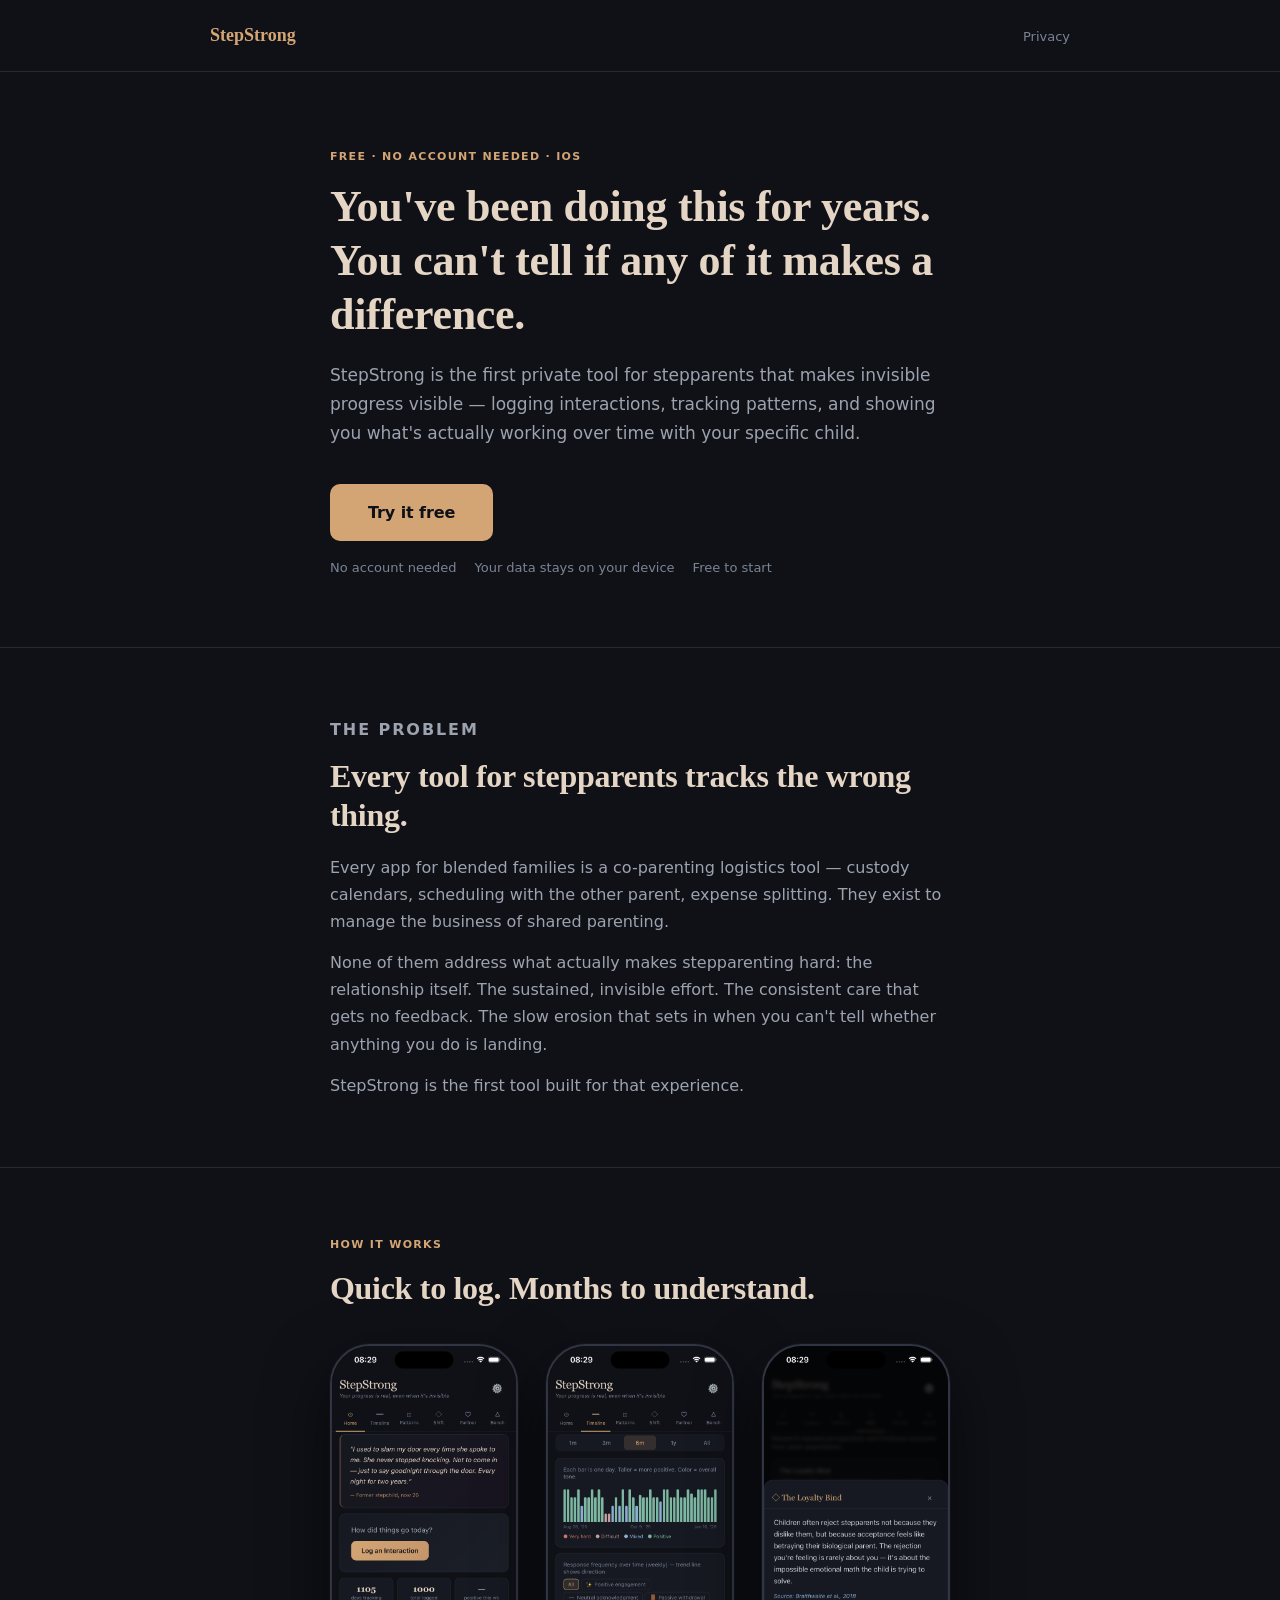
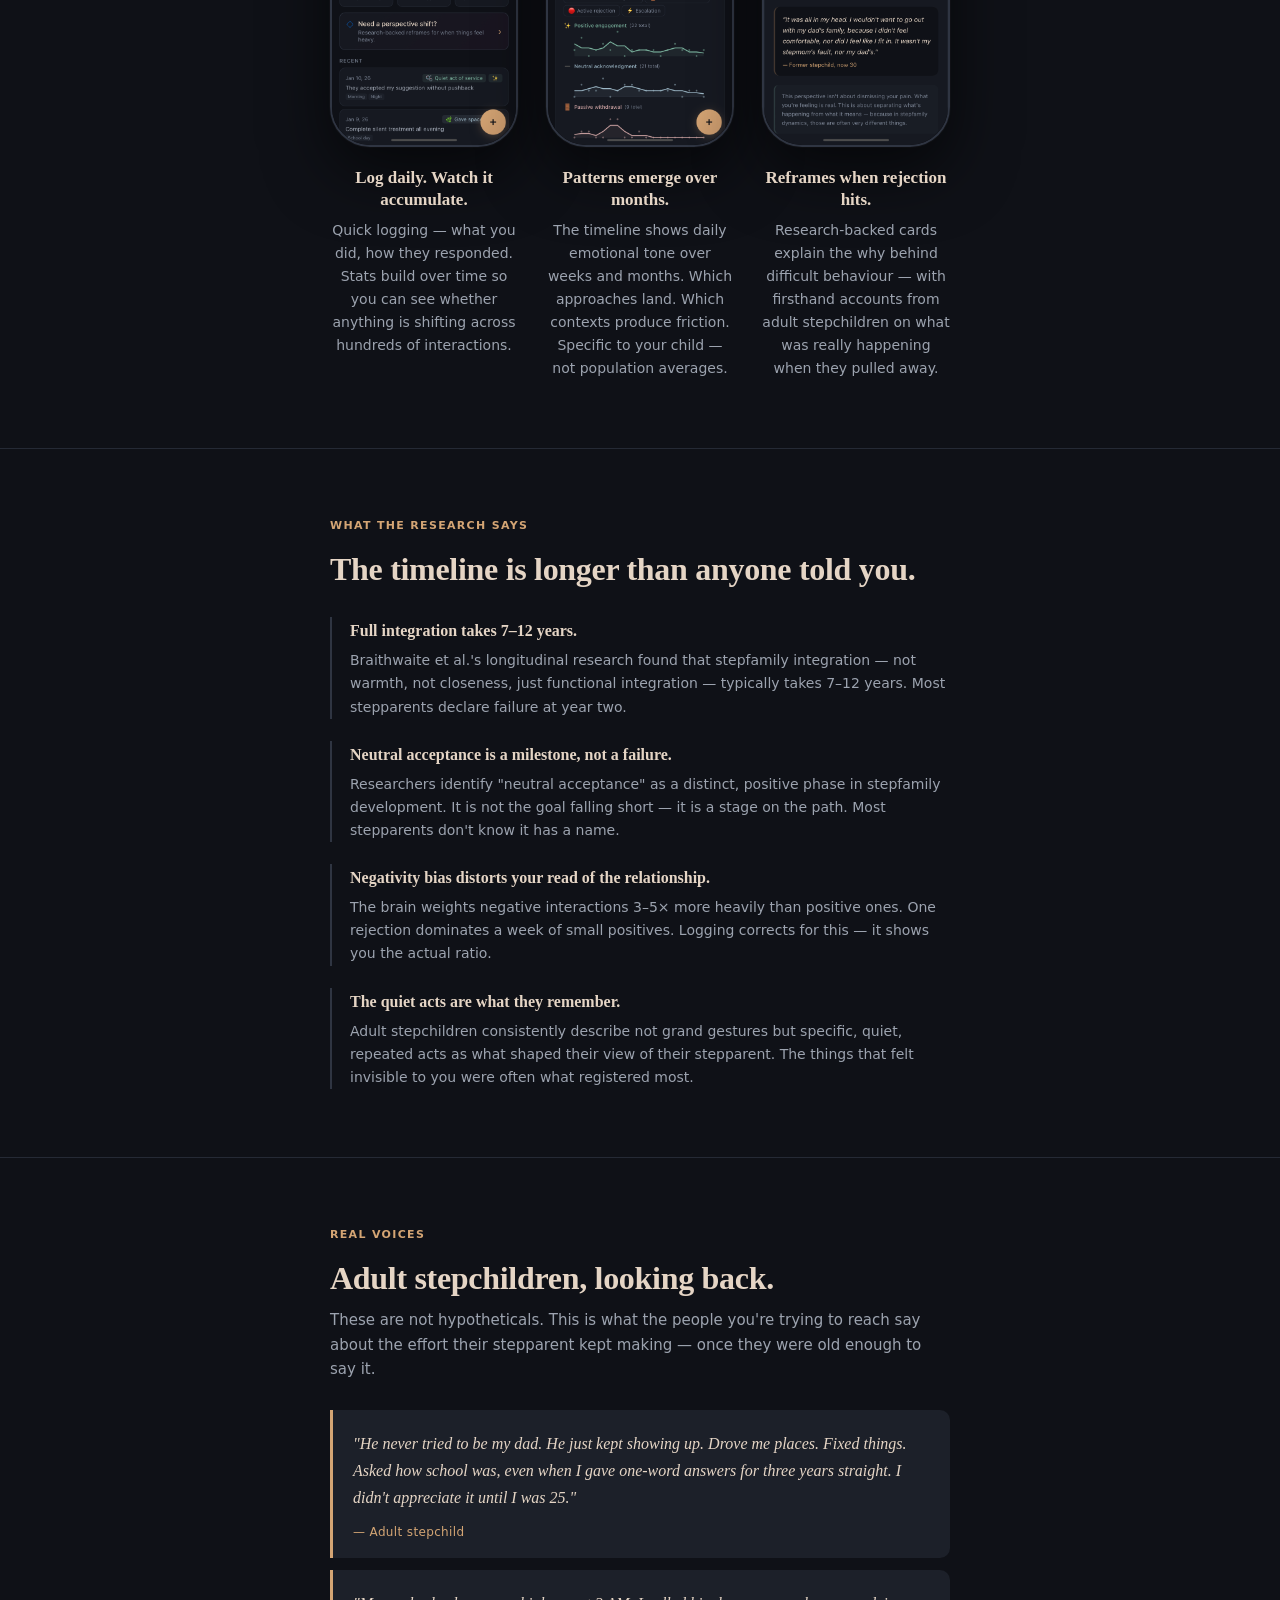
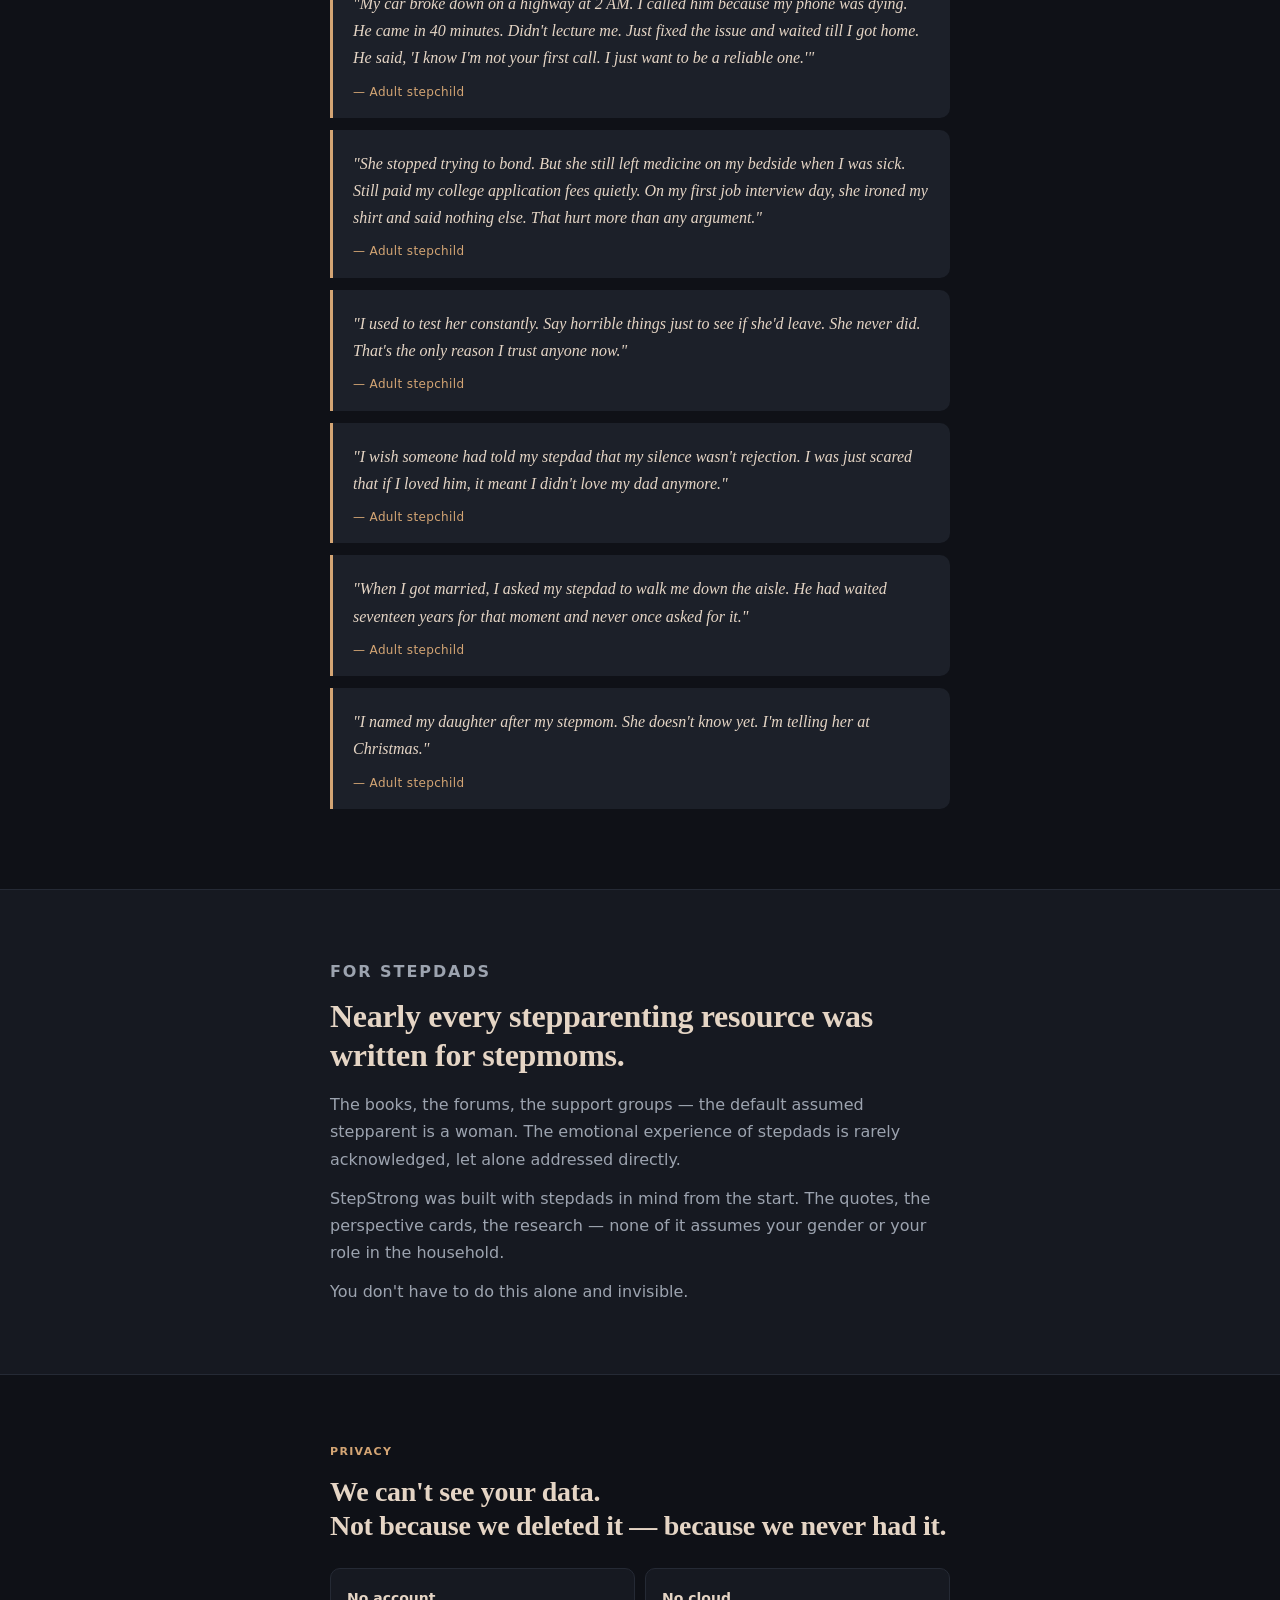
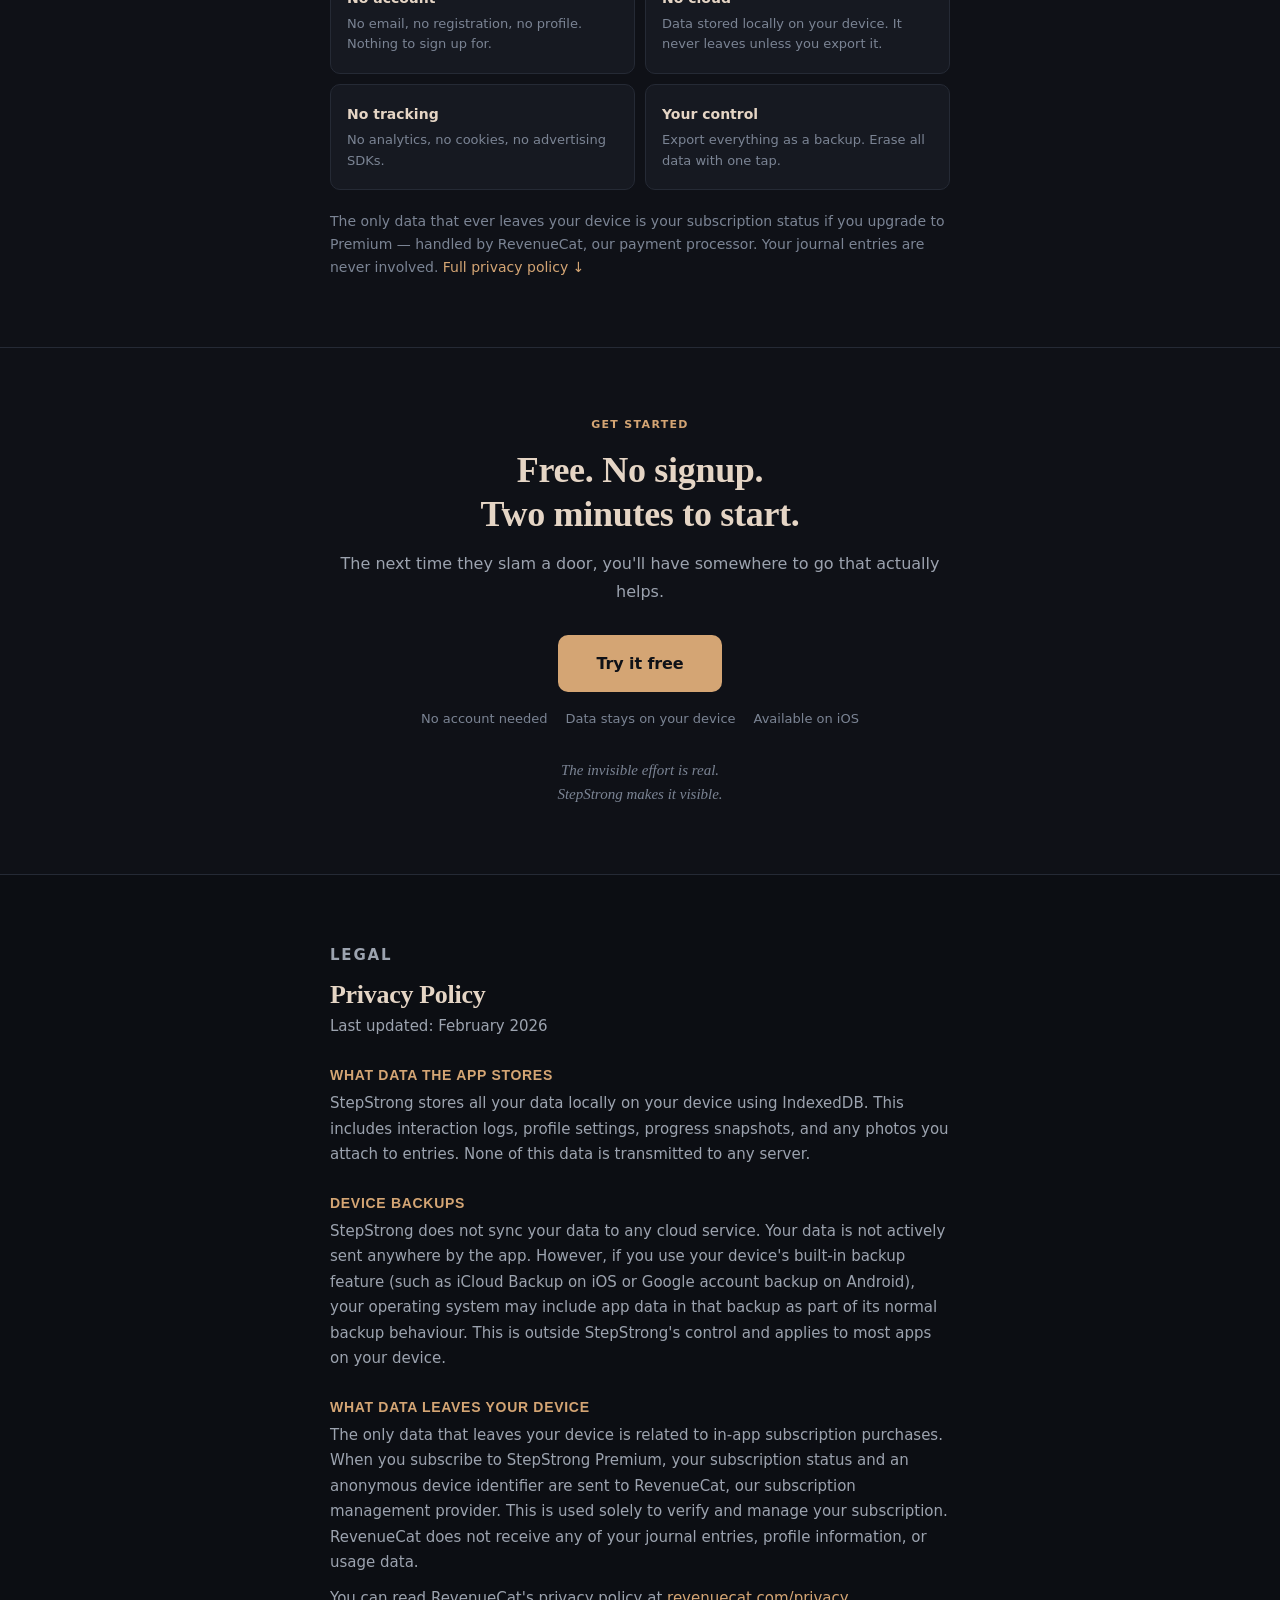
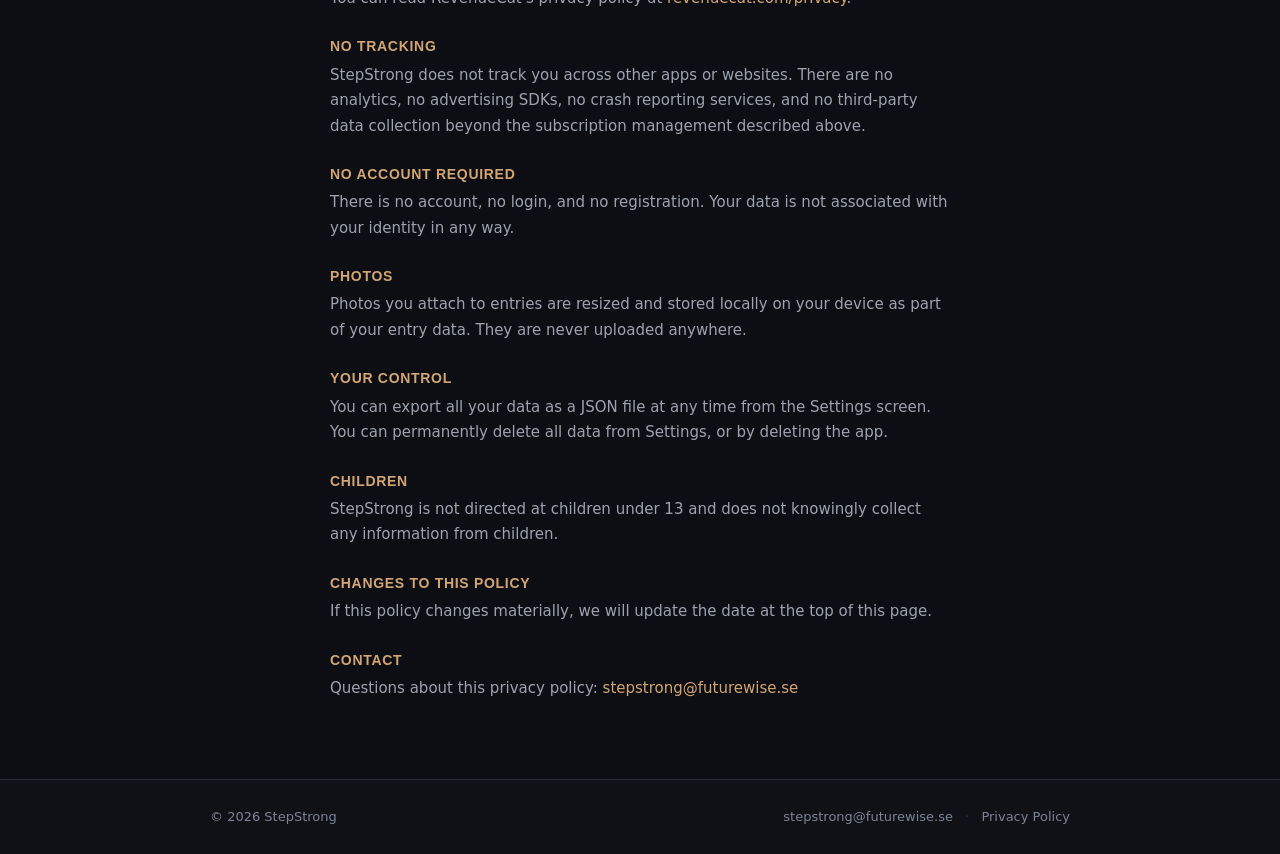
<file: index.html>
<!DOCTYPE html>
<html lang="en">
<head>
  <meta charset="UTF-8" />
  <meta name="viewport" content="width=device-width, initial-scale=1.0" />
  <title>StepStrong — Track what you can't see</title>
  <meta name="description" content="StepStrong is the first private tool for stepparents that makes invisible progress visible. No account. Your data stays on your device. Free." />
  <style>
    *, *::before, *::after { box-sizing: border-box; margin: 0; padding: 0; }

    :root {
      --bg:      #0f1117;
      --card:    #161921;
      --card2:   #1c2029;
      --border:  #252a35;
      --border2: #2f3542;
      --text:    #E5D5C5;
      --muted:   #9CA3AF;
      --dim:     #7B8494;
      --warm:    #D4A574;
    }

    html { scroll-behavior: smooth; }

    body {
      background: var(--bg);
      color: var(--text);
      font-family: -apple-system, BlinkMacSystemFont, 'Segoe UI', system-ui, sans-serif;
      font-size: 16px;
      line-height: 1.7;
      -webkit-font-smoothing: antialiased;
    }

    a { color: var(--warm); text-decoration: none; }
    a:hover { text-decoration: underline; }

    /* ── Layout ── */
    .w {
      max-width: 660px;
      margin: 0 auto;
      padding: 0 20px;
    }
    .w-wide {
      max-width: 900px;
      margin: 0 auto;
      padding: 0 20px;
    }

    /* ── Section base ── */
    .sec {
      padding: 68px 0;
      border-top: 1px solid var(--border);
    }

    /* ── Label ── */
    .lbl {
      font-size: 11px;
      font-weight: 700;
      letter-spacing: 0.12em;
      text-transform: uppercase;
      color: var(--warm);
      margin-bottom: 14px;
    }

    /* ── Headings ── */
    h1, h2 {
      font-family: Georgia, 'Times New Roman', serif;
      color: var(--text);
      line-height: 1.22;
      letter-spacing: -0.3px;
    }
    h3 {
      font-family: -apple-system, BlinkMacSystemFont, sans-serif;
      color: var(--text);
      line-height: 1.3;
    }

    /* ── Header ── */
    header {
      padding: 20px 0;
      border-bottom: 1px solid var(--border);
    }
    .hdr-inner {
      display: flex;
      align-items: center;
      justify-content: space-between;
    }
    .logo {
      font-family: Georgia, serif;
      font-size: 18px;
      font-weight: 700;
      color: var(--warm);
    }
    header nav a {
      color: var(--dim);
      font-size: 13px;
    }

    /* ── Hero ── */
    #hero {
      padding: 76px 0 68px;
    }
    #hero h1 {
      font-size: clamp(28px, 6.5vw, 44px);
      margin-bottom: 20px;
    }
    .hero-sub {
      font-size: 17px;
      color: var(--muted);
      margin-bottom: 36px;
      line-height: 1.7;
    }
    .cta-btn {
      display: inline-block;
      background: var(--warm);
      color: #0f1117;
      padding: 15px 38px;
      border-radius: 10px;
      font-size: 16px;
      font-weight: 700;
      letter-spacing: -0.1px;
      transition: opacity 0.18s;
    }
    .cta-btn:hover { opacity: 0.86; text-decoration: none; }
    .trust-row {
      display: flex;
      flex-wrap: wrap;
      gap: 6px 18px;
      margin-top: 16px;
    }
    .trust-row span {
      font-size: 13px;
      color: var(--dim);
    }

    /* ── Problem ── */
    #problem h2 {
      font-size: clamp(22px, 4.5vw, 32px);
      margin-bottom: 18px;
    }
    #problem p {
      color: var(--muted);
      font-size: 16px;
      margin-bottom: 14px;
    }
    #problem p:last-child { margin-bottom: 0; }

    /* ── Features / Screenshots ── */
    #how h2 {
      font-size: clamp(22px, 4.5vw, 32px);
      margin-bottom: 36px;
    }
    .screens-grid {
      display: grid;
      grid-template-columns: 1fr;
      gap: 48px;
    }
    .screen-item {
      display: flex;
      flex-direction: column;
      align-items: center;
      text-align: center;
    }
    .phone-wrap {
      width: 100%;
      max-width: 230px;
      border-radius: 40px;
      border: 2px solid var(--border2);
      box-shadow: 0 24px 64px rgba(0,0,0,0.6), 0 0 0 1px rgba(255,255,255,0.03);
      overflow: hidden;
      background: #09090d;
      margin-bottom: 20px;
    }
    .phone-wrap img {
      display: block;
      width: 100%;
      height: auto;
    }
    .screen-item h3 {
      font-family: Georgia, serif;
      font-size: 17px;
      color: var(--text);
      line-height: 1.3;
      margin-bottom: 8px;
    }
    .screen-item p {
      font-size: 14px;
      color: var(--muted);
      line-height: 1.65;
      max-width: 280px;
    }

    /* ── Science ── */
    #science h2 {
      font-size: clamp(22px, 4.5vw, 32px);
      margin-bottom: 28px;
    }
    .sci-list {
      display: flex;
      flex-direction: column;
      gap: 22px;
    }
    .sci-item {
      padding-left: 18px;
      border-left: 2px solid var(--border2);
    }
    .sci-item strong {
      display: block;
      font-family: Georgia, serif;
      font-size: 16px;
      color: var(--text);
      margin-bottom: 5px;
      font-weight: 700;
    }
    .sci-item p {
      font-size: 14px;
      color: var(--muted);
      line-height: 1.65;
    }

    /* ── Quotes ── */
    #voices h2 {
      font-size: clamp(22px, 4.5vw, 32px);
      margin-bottom: 10px;
    }
    .voices-intro {
      color: var(--muted);
      font-size: 15px;
      margin-bottom: 28px;
      line-height: 1.65;
    }
    .q-card {
      border-left: 3px solid var(--warm);
      background: var(--card2);
      border-radius: 0 10px 10px 0;
      padding: 20px 20px 16px 20px;
      margin-bottom: 12px;
    }
    .q-card blockquote {
      font-family: Georgia, serif;
      font-style: italic;
      font-size: 16px;
      color: var(--text);
      line-height: 1.7;
      margin-bottom: 10px;
    }
    .q-attr {
      font-size: 12px;
      color: var(--warm);
      letter-spacing: 0.03em;
    }

    /* ── Stepdads ── */
    #stepdads {
      background: var(--card);
    }
    #stepdads h2 {
      font-size: clamp(22px, 4.5vw, 32px);
      margin-bottom: 16px;
    }
    #stepdads p {
      color: var(--muted);
      font-size: 16px;
      margin-bottom: 12px;
    }
    #stepdads p:last-child { margin-bottom: 0; }

    /* ── Privacy trust ── */
    #priv-trust h2 {
      font-size: clamp(20px, 4vw, 28px);
      margin-bottom: 24px;
    }
    .priv-grid {
      display: grid;
      grid-template-columns: 1fr 1fr;
      gap: 10px;
      margin-bottom: 20px;
    }
    .priv-card {
      background: var(--card);
      border: 1px solid var(--border);
      border-radius: 10px;
      padding: 18px 16px;
    }
    .priv-card strong {
      display: block;
      font-size: 14px;
      color: var(--text);
      margin-bottom: 4px;
    }
    .priv-card p {
      font-size: 13px;
      color: var(--dim);
      line-height: 1.55;
    }
    .priv-note {
      font-size: 14px;
      color: var(--dim);
      line-height: 1.65;
    }

    /* ── Bottom CTA ── */
    #bottom-cta {
      text-align: center;
    }
    #bottom-cta h2 {
      font-size: clamp(24px, 5vw, 36px);
      margin-bottom: 14px;
    }
    #bottom-cta .sub {
      color: var(--muted);
      font-size: 16px;
      margin-bottom: 30px;
    }
    .closing {
      margin-top: 28px;
      font-family: Georgia, serif;
      font-style: italic;
      color: var(--dim);
      font-size: 15px;
      line-height: 1.6;
    }

    /* ── Privacy policy ── */
    #privacy-policy {
      background: #0c0e13;
    }
    #privacy-policy h2 {
      font-size: 26px;
      margin-bottom: 4px;
    }
    .pp-date {
      font-size: 12px;
      color: var(--dim);
      margin-bottom: 32px;
    }
    #privacy-policy h3 {
      font-size: 14px;
      font-weight: 600;
      color: var(--warm);
      margin: 26px 0 7px;
      text-transform: uppercase;
      letter-spacing: 0.05em;
    }
    #privacy-policy p {
      color: var(--muted);
      font-size: 15px;
      margin-bottom: 10px;
      line-height: 1.7;
    }

    /* ── Footer ── */
    footer {
      border-top: 1px solid var(--border);
      padding: 26px 0;
    }
    .ftr-inner {
      display: flex;
      align-items: center;
      justify-content: space-between;
      flex-wrap: wrap;
      gap: 8px;
    }
    footer p, footer a {
      font-size: 13px;
      color: var(--dim);
    }
    footer a:hover { color: var(--warm); text-decoration: none; }

    /* ── Responsive ── */
    @media (min-width: 680px) {
      .screens-grid {
        grid-template-columns: 1fr 1fr 1fr;
        gap: 28px;
        align-items: start;
      }
    }

    @media (max-width: 520px) {
      .sec { padding: 52px 0; }
      #hero { padding: 56px 0 52px; }
      .priv-grid { grid-template-columns: 1fr; }
      .ftr-inner { flex-direction: column; align-items: flex-start; }
      #bottom-cta .trust-row { justify-content: center; }
    }
  </style>
</head>
<body>

<header>
  <div class="w-wide">
    <div class="hdr-inner">
      <div class="logo">StepStrong</div>
      <nav><a href="#privacy-policy">Privacy</a></nav>
    </div>
  </div>
</header>

<main>

  <!-- ── Hero ── -->
  <section id="hero">
    <div class="w">
      <p class="lbl">Free · No account needed · iOS</p>
      <h1>You've been doing this for years. You can't tell if any of it makes a difference.</h1>
      <p class="hero-sub">StepStrong is the first private tool for stepparents that makes invisible progress visible — logging interactions, tracking patterns, and showing you what's actually working over time with your specific child.</p>
      <a href="#app" class="cta-btn">Try it free</a>
      <div class="trust-row">
        <span>No account needed</span>
        <span>Your data stays on your device</span>
        <span>Free to start</span>
      </div>
    </div>
  </section>

  <!-- ── Problem ── -->
  <section id="problem" class="sec">
    <div class="w">
      <p class="lbl">The problem</p>
      <h2>Every tool for stepparents tracks the wrong thing.</h2>
      <p>Every app for blended families is a co-parenting logistics tool — custody calendars, scheduling with the other parent, expense splitting. They exist to manage the business of shared parenting.</p>
      <p>None of them address what actually makes stepparenting hard: the relationship itself. The sustained, invisible effort. The consistent care that gets no feedback. The slow erosion that sets in when you can't tell whether anything you do is landing.</p>
      <p>StepStrong is the first tool built for that experience.</p>
    </div>
  </section>

  <!-- ── How It Works ── -->
  <section id="how" class="sec">
    <div class="w">
      <p class="lbl">How it works</p>
      <h2>Quick to log. Months to understand.</h2>
      <div class="screens-grid">

        <div class="screen-item">
          <div class="phone-wrap">
            <img src="Home.png" alt="StepStrong home screen showing daily quote, log button, and recent entries" />
          </div>
          <h3>Log daily. Watch it accumulate.</h3>
          <p>Quick logging — what you did, how they responded. Stats build over time so you can see whether anything is shifting across hundreds of interactions.</p>
        </div>

        <div class="screen-item">
          <div class="phone-wrap">
            <img src="Timeline.png" alt="Timeline showing emotional tone over six months as a bar chart" />
          </div>
          <h3>Patterns emerge over months.</h3>
          <p>The timeline shows daily emotional tone over weeks and months. Which approaches land. Which contexts produce friction. Specific to your child — not population averages.</p>
        </div>

        <div class="screen-item">
          <div class="phone-wrap">
            <img src="Perspective_detail.png" alt="Perspective card explaining the loyalty bind with a firsthand stepchild account" />
          </div>
          <h3>Reframes when rejection hits.</h3>
          <p>Research-backed cards explain the why behind difficult behaviour — with firsthand accounts from adult stepchildren on what was really happening when they pulled away.</p>
        </div>

      </div>
    </div>
  </section>

  <!-- ── Science ── -->
  <section id="science" class="sec">
    <div class="w">
      <p class="lbl">What the research says</p>
      <h2>The timeline is longer than anyone told you.</h2>
      <div class="sci-list">
        <div class="sci-item">
          <strong>Full integration takes 7–12 years.</strong>
          <p>Braithwaite et al.'s longitudinal research found that stepfamily integration — not warmth, not closeness, just functional integration — typically takes 7–12 years. Most stepparents declare failure at year two.</p>
        </div>
        <div class="sci-item">
          <strong>Neutral acceptance is a milestone, not a failure.</strong>
          <p>Researchers identify "neutral acceptance" as a distinct, positive phase in stepfamily development. It is not the goal falling short — it is a stage on the path. Most stepparents don't know it has a name.</p>
        </div>
        <div class="sci-item">
          <strong>Negativity bias distorts your read of the relationship.</strong>
          <p>The brain weights negative interactions 3–5× more heavily than positive ones. One rejection dominates a week of small positives. Logging corrects for this — it shows you the actual ratio.</p>
        </div>
        <div class="sci-item">
          <strong>The quiet acts are what they remember.</strong>
          <p>Adult stepchildren consistently describe not grand gestures but specific, quiet, repeated acts as what shaped their view of their stepparent. The things that felt invisible to you were often what registered most.</p>
        </div>
      </div>
    </div>
  </section>

  <!-- ── Voices ── -->
  <section id="voices" class="sec">
    <div class="w">
      <p class="lbl">Real voices</p>
      <h2>Adult stepchildren, looking back.</h2>
      <p class="voices-intro">These are not hypotheticals. This is what the people you're trying to reach say about the effort their stepparent kept making — once they were old enough to say it.</p>

      <div class="q-card">
        <blockquote>"He never tried to be my dad. He just kept showing up. Drove me places. Fixed things. Asked how school was, even when I gave one-word answers for three years straight. I didn't appreciate it until I was 25."</blockquote>
        <p class="q-attr">— Adult stepchild</p>
      </div>

      <div class="q-card">
        <blockquote>"My car broke down on a highway at 2 AM. I called him because my phone was dying. He came in 40 minutes. Didn't lecture me. Just fixed the issue and waited till I got home. He said, 'I know I'm not your first call. I just want to be a reliable one.'"</blockquote>
        <p class="q-attr">— Adult stepchild</p>
      </div>

      <div class="q-card">
        <blockquote>"She stopped trying to bond. But she still left medicine on my bedside when I was sick. Still paid my college application fees quietly. On my first job interview day, she ironed my shirt and said nothing else. That hurt more than any argument."</blockquote>
        <p class="q-attr">— Adult stepchild</p>
      </div>

      <div class="q-card">
        <blockquote>"I used to test her constantly. Say horrible things just to see if she'd leave. She never did. That's the only reason I trust anyone now."</blockquote>
        <p class="q-attr">— Adult stepchild</p>
      </div>

      <div class="q-card">
        <blockquote>"I wish someone had told my stepdad that my silence wasn't rejection. I was just scared that if I loved him, it meant I didn't love my dad anymore."</blockquote>
        <p class="q-attr">— Adult stepchild</p>
      </div>

      <div class="q-card">
        <blockquote>"When I got married, I asked my stepdad to walk me down the aisle. He had waited seventeen years for that moment and never once asked for it."</blockquote>
        <p class="q-attr">— Adult stepchild</p>
      </div>

      <div class="q-card">
        <blockquote>"I named my daughter after my stepmom. She doesn't know yet. I'm telling her at Christmas."</blockquote>
        <p class="q-attr">— Adult stepchild</p>
      </div>
    </div>
  </section>

  <!-- ── For Stepdads ── -->
  <section id="stepdads" class="sec">
    <div class="w">
      <p class="lbl">For stepdads</p>
      <h2>Nearly every stepparenting resource was written for stepmoms.</h2>
      <p>The books, the forums, the support groups — the default assumed stepparent is a woman. The emotional experience of stepdads is rarely acknowledged, let alone addressed directly.</p>
      <p>StepStrong was built with stepdads in mind from the start. The quotes, the perspective cards, the research — none of it assumes your gender or your role in the household.</p>
      <p>You don't have to do this alone and invisible.</p>
    </div>
  </section>

  <!-- ── Privacy Trust ── -->
  <section id="priv-trust" class="sec">
    <div class="w">
      <p class="lbl">Privacy</p>
      <h2>We can't see your data.<br>Not because we deleted it — because we never had it.</h2>
      <div class="priv-grid">
        <div class="priv-card">
          <strong>No account</strong>
          <p>No email, no registration, no profile. Nothing to sign up for.</p>
        </div>
        <div class="priv-card">
          <strong>No cloud</strong>
          <p>Data stored locally on your device. It never leaves unless you export it.</p>
        </div>
        <div class="priv-card">
          <strong>No tracking</strong>
          <p>No analytics, no cookies, no advertising SDKs.</p>
        </div>
        <div class="priv-card">
          <strong>Your control</strong>
          <p>Export everything as a backup. Erase all data with one tap.</p>
        </div>
      </div>
      <p class="priv-note">The only data that ever leaves your device is your subscription status if you upgrade to Premium — handled by RevenueCat, our payment processor. Your journal entries are never involved. <a href="#privacy-policy">Full privacy policy ↓</a></p>
    </div>
  </section>

  <!-- ── Bottom CTA ── -->
  <section id="bottom-cta" class="sec">
    <div class="w">
      <p class="lbl">Get started</p>
      <h2>Free. No signup.<br>Two minutes to start.</h2>
      <p class="sub">The next time they slam a door, you'll have somewhere to go that actually helps.</p>
      <a href="#app" class="cta-btn">Try it free</a>
      <div class="trust-row" style="justify-content: center;">
        <span>No account needed</span>
        <span>Data stays on your device</span>
        <span>Available on iOS</span>
      </div>
      <p class="closing">The invisible effort is real.<br>StepStrong makes it visible.</p>
    </div>
  </section>

  <!-- ── Privacy Policy ── -->
  <section id="privacy-policy" class="sec">
    <div class="w">
      <p class="lbl">Legal</p>
      <h2>Privacy Policy</h2>
      <p class="pp-date">Last updated: February 2026</p>

      <h3>What data the app stores</h3>
      <p>StepStrong stores all your data locally on your device using IndexedDB. This includes interaction logs, profile settings, progress snapshots, and any photos you attach to entries. None of this data is transmitted to any server.</p>

      <h3>Device backups</h3>
      <p>StepStrong does not sync your data to any cloud service. Your data is not actively sent anywhere by the app. However, if you use your device's built-in backup feature (such as iCloud Backup on iOS or Google account backup on Android), your operating system may include app data in that backup as part of its normal backup behaviour. This is outside StepStrong's control and applies to most apps on your device.</p>

      <h3>What data leaves your device</h3>
      <p>The only data that leaves your device is related to in-app subscription purchases. When you subscribe to StepStrong Premium, your subscription status and an anonymous device identifier are sent to RevenueCat, our subscription management provider. This is used solely to verify and manage your subscription. RevenueCat does not receive any of your journal entries, profile information, or usage data.</p>
      <p>You can read RevenueCat's privacy policy at <a href="https://www.revenuecat.com/privacy" target="_blank" rel="noopener">revenuecat.com/privacy</a>.</p>

      <h3>No tracking</h3>
      <p>StepStrong does not track you across other apps or websites. There are no analytics, no advertising SDKs, no crash reporting services, and no third-party data collection beyond the subscription management described above.</p>

      <h3>No account required</h3>
      <p>There is no account, no login, and no registration. Your data is not associated with your identity in any way.</p>

      <h3>Photos</h3>
      <p>Photos you attach to entries are resized and stored locally on your device as part of your entry data. They are never uploaded anywhere.</p>

      <h3>Your control</h3>
      <p>You can export all your data as a JSON file at any time from the Settings screen. You can permanently delete all data from Settings, or by deleting the app.</p>

      <h3>Children</h3>
      <p>StepStrong is not directed at children under 13 and does not knowingly collect any information from children.</p>

      <h3>Changes to this policy</h3>
      <p>If this policy changes materially, we will update the date at the top of this page.</p>

      <h3>Contact</h3>
      <p>Questions about this privacy policy: <a href="mailto:stepstrong@futurewise.se">stepstrong@futurewise.se</a></p>
    </div>
  </section>

</main>

<footer>
  <div class="w-wide">
    <div class="ftr-inner">
      <p>&copy; 2026 StepStrong</p>
      <p>
        <a href="mailto:stepstrong@futurewise.se">stepstrong@futurewise.se</a>
        <span style="margin: 0 8px; color: var(--border2);">·</span>
        <a href="#privacy-policy">Privacy Policy</a>
      </p>
    </div>
  </div>
</footer>

</body>
</html>
</file>
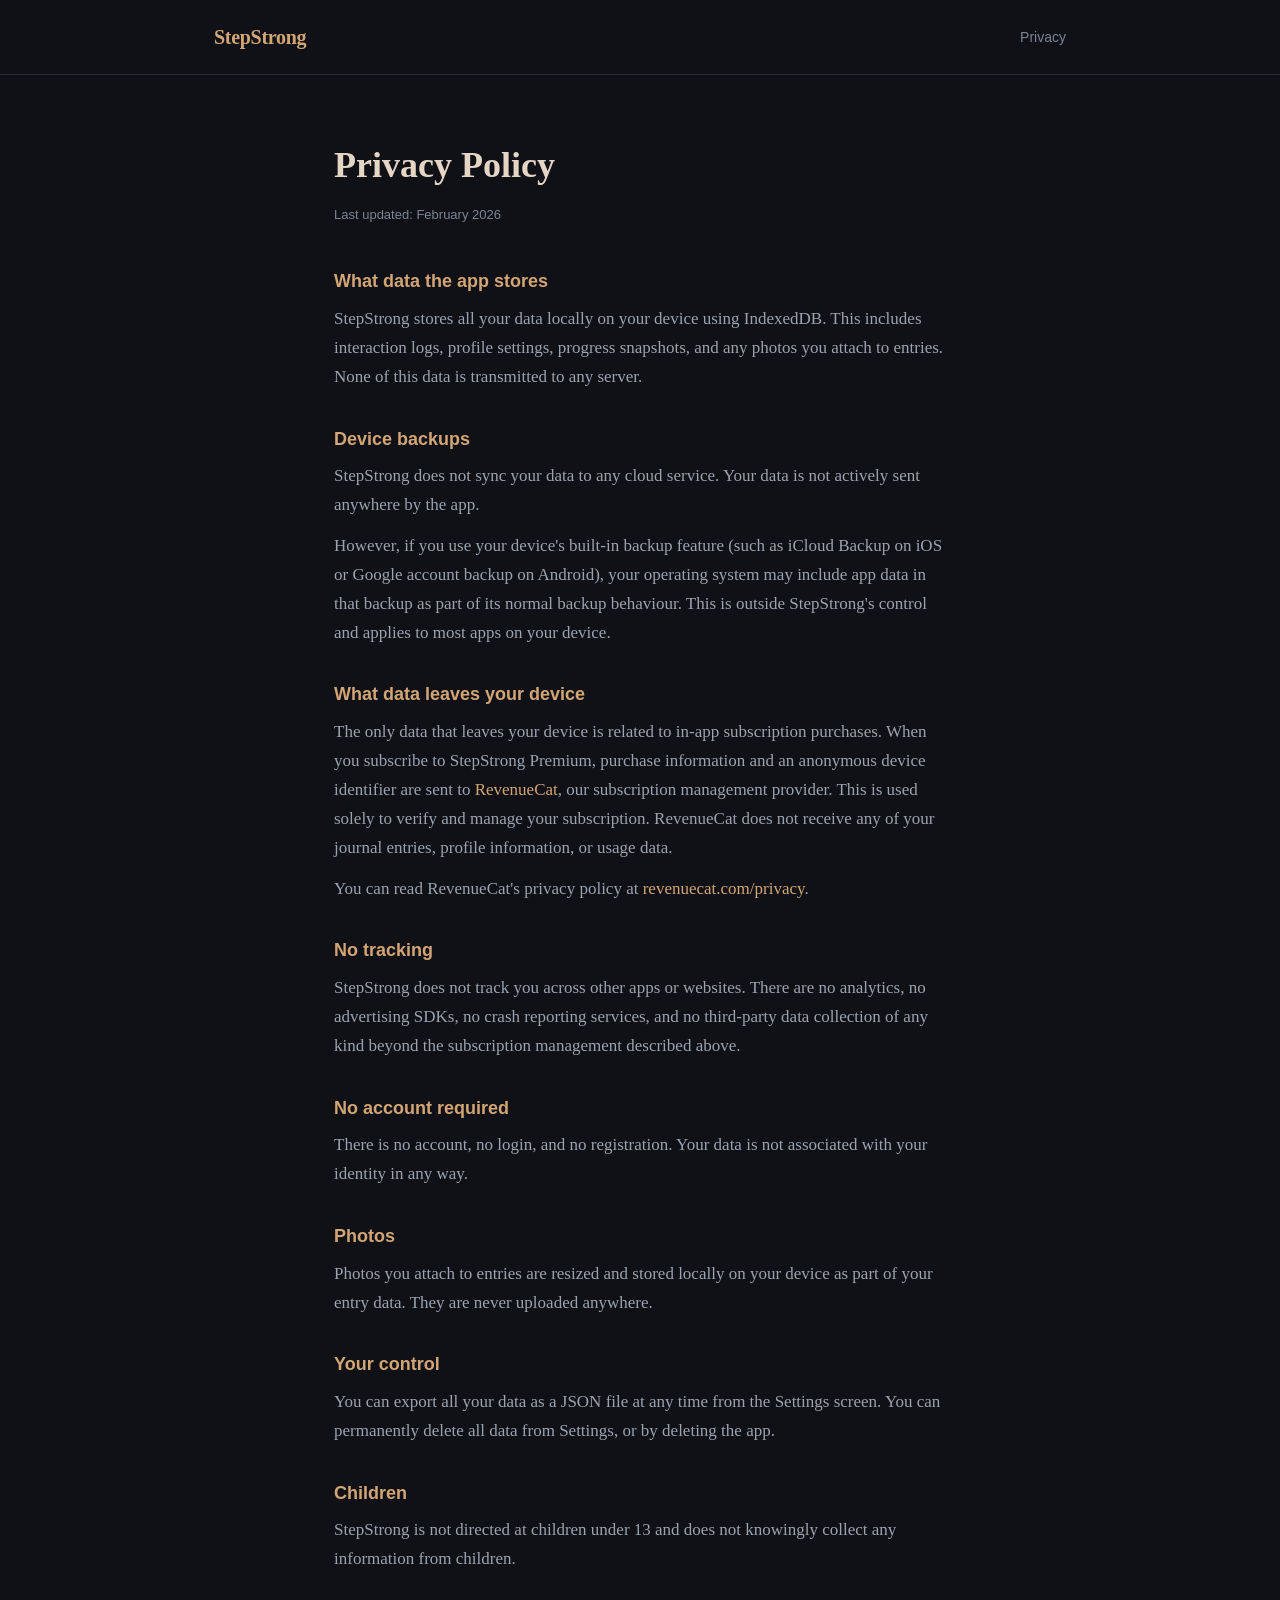
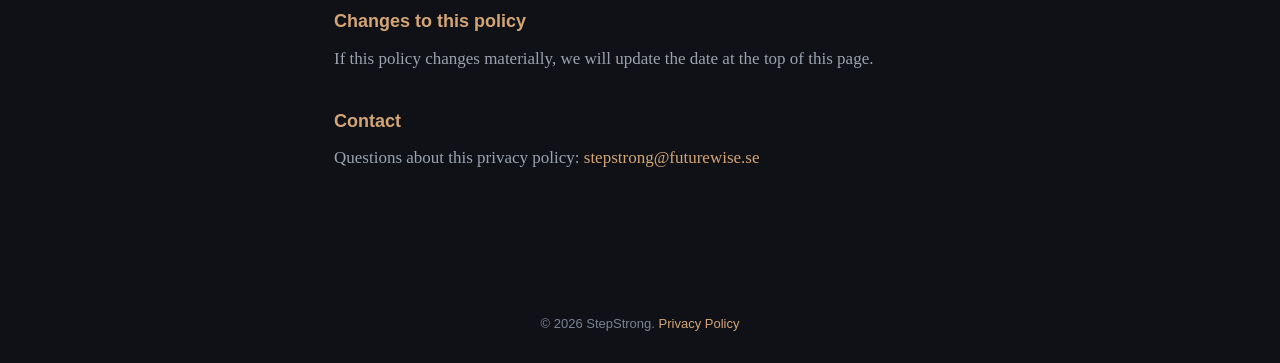
<file: privacy.html>
<!DOCTYPE html>
<html lang="en">
<head>
  <meta charset="UTF-8" />
  <meta name="viewport" content="width=device-width, initial-scale=1.0" />
  <title>Privacy Policy — StepStrong</title>
  <link rel="stylesheet" href="styles.css" />
</head>
<body>
  <header>
    <div class="container">
      <div class="logo"><a href="index.html">StepStrong</a></div>
      <nav>
        <a href="privacy.html">Privacy</a>
      </nav>
    </div>
  </header>

  <main>
    <section class="page">
      <div class="container narrow">
        <h1>Privacy Policy</h1>
        <p class="updated">Last updated: February 2026</p>

        <h2>What data the app stores</h2>
        <p>StepStrong stores all your data locally on your device using IndexedDB. This includes interaction logs, profile settings, progress snapshots, and any photos you attach to entries. None of this data is transmitted to any server.</p>

        <h2>Device backups</h2>
        <p>StepStrong does not sync your data to any cloud service. Your data is not actively sent anywhere by the app.</p>
        <p>However, if you use your device's built-in backup feature (such as iCloud Backup on iOS or Google account backup on Android), your operating system may include app data in that backup as part of its normal backup behaviour. This is outside StepStrong's control and applies to most apps on your device.</p>

        <h2>What data leaves your device</h2>
        <p>The only data that leaves your device is related to in-app subscription purchases. When you subscribe to StepStrong Premium, purchase information and an anonymous device identifier are sent to <a href="https://www.revenuecat.com" target="_blank" rel="noopener">RevenueCat</a>, our subscription management provider. This is used solely to verify and manage your subscription. RevenueCat does not receive any of your journal entries, profile information, or usage data.</p>
        <p>You can read RevenueCat's privacy policy at <a href="https://www.revenuecat.com/privacy" target="_blank" rel="noopener">revenuecat.com/privacy</a>.</p>

        <h2>No tracking</h2>
        <p>StepStrong does not track you across other apps or websites. There are no analytics, no advertising SDKs, no crash reporting services, and no third-party data collection of any kind beyond the subscription management described above.</p>

        <h2>No account required</h2>
        <p>There is no account, no login, and no registration. Your data is not associated with your identity in any way.</p>

        <h2>Photos</h2>
        <p>Photos you attach to entries are resized and stored locally on your device as part of your entry data. They are never uploaded anywhere.</p>

        <h2>Your control</h2>
        <p>You can export all your data as a JSON file at any time from the Settings screen. You can permanently delete all data from Settings, or by deleting the app.</p>

        <h2>Children</h2>
        <p>StepStrong is not directed at children under 13 and does not knowingly collect any information from children.</p>

        <h2>Changes to this policy</h2>
        <p>If this policy changes materially, we will update the date at the top of this page.</p>

        <h2>Contact</h2>
        <p>Questions about this privacy policy: <a href="mailto:stepstrong@futurewise.se">stepstrong@futurewise.se</a></p>
      </div>
    </section>
  </main>

  <footer>
    <div class="container">
      <p>&copy; 2026 StepStrong. <a href="privacy.html">Privacy Policy</a></p>
    </div>
  </footer>
</body>
</html>
</file>
<file: styles.css>
* {
  box-sizing: border-box;
  margin: 0;
  padding: 0;
}

:root {
  --bg: #0f1117;
  --card: #161921;
  --card2: #1c2029;
  --border: #252a35;
  --border2: #2f3542;
  --text: #E5D5C5;
  --muted: #9CA3AF;
  --dim: #7B8494;
  --warm: #D4A574;
  --green: #7EB8A2;
}

body {
  background: var(--bg);
  color: var(--text);
  font-family: Georgia, 'Times New Roman', serif;
  font-size: 17px;
  line-height: 1.7;
}

a {
  color: var(--warm);
  text-decoration: none;
}

a:hover {
  text-decoration: underline;
}

.container {
  max-width: 660px;
  margin: 0 auto;
  padding: 0 24px;
}

/* ── Header ── */
header {
  border-bottom: 1px solid var(--border);
  padding: 20px 0;
}

header .container {
  display: flex;
  align-items: center;
  justify-content: space-between;
  max-width: 900px;
}

.logo {
  font-size: 20px;
  font-weight: 700;
  color: var(--warm);
  letter-spacing: -0.3px;
}

nav a {
  color: var(--dim);
  font-size: 14px;
  font-family: -apple-system, BlinkMacSystemFont, sans-serif;
}

/* ── Hero ── */
.hero {
  padding: 80px 0 72px;
  border-bottom: 1px solid var(--border);
}

.hero h1 {
  font-size: clamp(26px, 4.5vw, 40px);
  font-weight: 700;
  color: var(--text);
  line-height: 1.25;
  margin-bottom: 24px;
  letter-spacing: -0.3px;
}

.hero .tagline {
  font-size: 17px;
  color: var(--muted);
  margin-bottom: 40px;
  line-height: 1.7;
}

.btn {
  display: inline-block;
  background: var(--warm);
  color: var(--bg);
  padding: 14px 32px;
  border-radius: 10px;
  font-size: 16px;
  font-family: -apple-system, BlinkMacSystemFont, sans-serif;
  font-weight: 600;
  text-decoration: none;
  transition: opacity 0.2s;
}

.btn:hover {
  opacity: 0.85;
  text-decoration: none;
}

/* ── Pain section ── */
.pain {
  padding: 72px 0;
  border-bottom: 1px solid var(--border);
}

.pain h2 {
  font-size: 22px;
  font-weight: 700;
  color: var(--warm);
  margin-bottom: 36px;
  font-family: -apple-system, BlinkMacSystemFont, sans-serif;
  letter-spacing: 0.02em;
  text-transform: uppercase;
  font-size: 13px;
}

.pull-quote {
  border-left: 3px solid var(--warm);
  padding-left: 20px;
  margin-bottom: 28px;
  font-style: italic;
  color: var(--text);
  font-size: 17px;
  line-height: 1.65;
  list-style: none;
}

.bridge {
  margin-top: 36px;
  color: var(--muted);
  font-size: 16px;
}

/* ── Features ── */
.features {
  padding: 72px 0;
  border-bottom: 1px solid var(--border);
}

.features h2 {
  font-size: 13px;
  font-weight: 700;
  color: var(--warm);
  margin-bottom: 36px;
  font-family: -apple-system, BlinkMacSystemFont, sans-serif;
  letter-spacing: 0.02em;
  text-transform: uppercase;
}

.feature-grid {
  display: grid;
  grid-template-columns: 1fr 1fr;
  gap: 16px;
}

.feature-card {
  background: var(--card);
  border: 1px solid var(--border);
  border-radius: 10px;
  padding: 24px;
}

.feature-card h3 {
  font-size: 15px;
  font-weight: 700;
  color: var(--text);
  margin-bottom: 10px;
  font-family: -apple-system, BlinkMacSystemFont, sans-serif;
  letter-spacing: -0.1px;
}

.feature-card p {
  font-size: 15px;
  color: var(--muted);
  line-height: 1.65;
}

/* ── Honest section ── */
.honest-section {
  padding: 72px 0;
  border-bottom: 1px solid var(--border);
}

.honest-section h2 {
  font-size: 13px;
  font-weight: 700;
  color: var(--warm);
  margin-bottom: 24px;
  font-family: -apple-system, BlinkMacSystemFont, sans-serif;
  letter-spacing: 0.02em;
  text-transform: uppercase;
}

.honest-card {
  border-left: 3px solid var(--warm);
  background: var(--card);
  border-radius: 0 10px 10px 0;
  padding: 28px 28px 28px 28px;
}

.honest-card p {
  color: var(--text);
  font-size: 17px;
  line-height: 1.75;
  margin-bottom: 16px;
}

.honest-card p:last-child {
  margin-bottom: 0;
}

.honest-card strong {
  color: var(--warm);
  font-weight: 700;
}

/* ── Stepchild quotes ── */
.stepchild-quotes {
  padding: 72px 0;
  border-bottom: 1px solid var(--border);
}

.stepchild-quotes h2 {
  font-size: 13px;
  font-weight: 700;
  color: var(--warm);
  margin-bottom: 36px;
  font-family: -apple-system, BlinkMacSystemFont, sans-serif;
  letter-spacing: 0.02em;
  text-transform: uppercase;
}

.stepchild-card {
  background: var(--card2);
  border: 1px solid var(--border);
  border-radius: 10px;
  padding: 28px;
  margin-bottom: 16px;
}

.stepchild-card blockquote {
  font-style: italic;
  color: var(--text);
  font-size: 16px;
  line-height: 1.75;
  margin-bottom: 16px;
  list-style: none;
}

.stepchild-card .attribution {
  color: var(--warm);
  font-size: 13px;
  font-family: -apple-system, BlinkMacSystemFont, sans-serif;
  font-style: normal;
  margin-bottom: 0;
}

.stepchild-card .stepparent-note {
  margin-top: 12px;
  color: var(--dim);
  font-size: 14px;
  font-style: italic;
}

.stepchild-quotes .bridge {
  margin-top: 28px;
}

/* ── Privacy note ── */
.privacy-note {
  padding: 48px 0;
  border-bottom: 1px solid var(--border);
  background: var(--card);
}

.privacy-note p {
  color: var(--muted);
  font-size: 15px;
  line-height: 1.7;
}

/* ── Download ── */
.download {
  padding: 72px 0;
  border-bottom: 1px solid var(--border);
}

.download h2 {
  font-size: 28px;
  font-weight: 700;
  color: var(--text);
  margin-bottom: 20px;
  letter-spacing: -0.3px;
}

.app-store-placeholder {
  display: inline-block;
  padding: 12px 24px;
  border: 1px solid var(--border2);
  border-radius: 8px;
  color: var(--dim);
  font-size: 14px;
  font-family: -apple-system, BlinkMacSystemFont, sans-serif;
}

/* ── Footer ── */
footer {
  padding: 28px 0;
}

footer .container {
  max-width: 900px;
}

footer p {
  color: var(--dim);
  font-size: 13px;
  font-family: -apple-system, BlinkMacSystemFont, sans-serif;
  text-align: center;
}

/* ── Privacy page ── */
.page {
  padding: 60px 0 100px;
}

.page h1 {
  font-size: 36px;
  margin-bottom: 8px;
}

.page .updated {
  color: var(--dim);
  font-size: 13px;
  font-family: -apple-system, BlinkMacSystemFont, sans-serif;
  margin-bottom: 40px;
}

.page h2 {
  font-size: 18px;
  color: var(--warm);
  margin: 32px 0 8px;
  font-family: -apple-system, BlinkMacSystemFont, sans-serif;
}

.page p {
  color: var(--muted);
  margin-bottom: 12px;
}

/* ── Mobile ── */
@media (max-width: 600px) {
  .feature-grid {
    grid-template-columns: 1fr;
  }

  .hero {
    padding: 56px 0 52px;
  }

  .pain,
  .features,
  .honest-section,
  .stepchild-quotes,
  .download {
    padding: 52px 0;
  }

  .honest-card {
    padding: 24px 20px;
  }

  .stepchild-card {
    padding: 22px 20px;
  }
}
</file>
